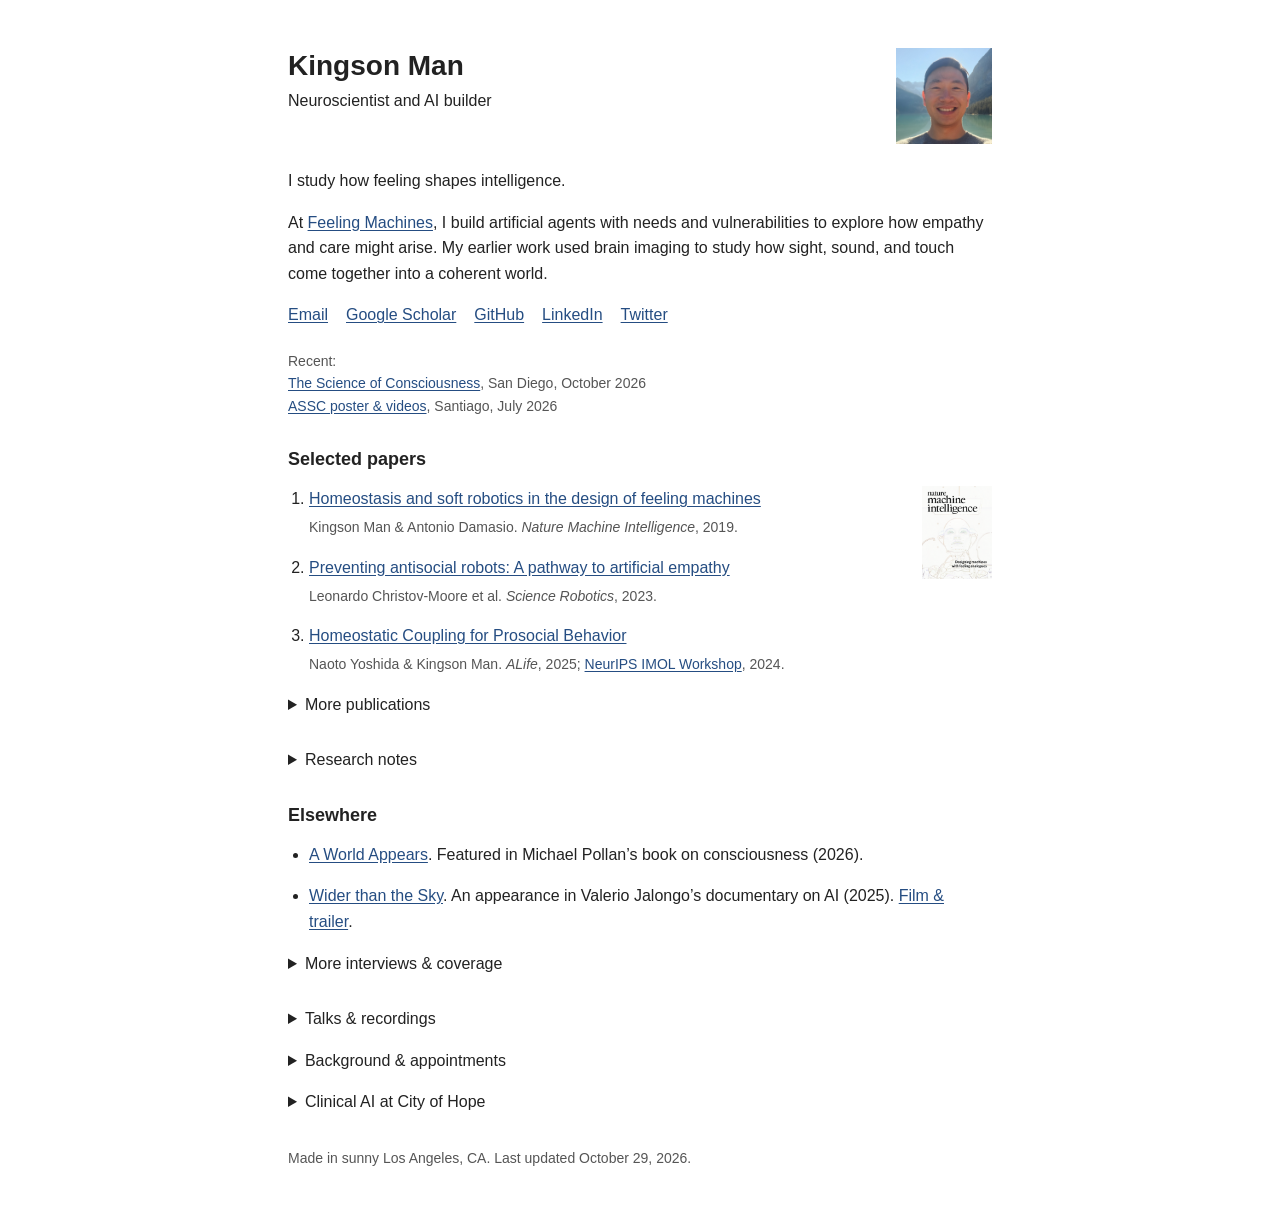
<file: kingson/index.html>
<!doctype html>
<html lang="en">
<head>
  <meta charset="utf-8">
  <meta name="viewport" content="width=device-width, initial-scale=1">
  <meta name="description" content="Kingson Man is a neuroscientist and AI builder studying the connections between life, feeling, and intelligence. Biography, selected work, and press.">
  <link rel="canonical" href="https://feelingmachines.net/kingson/">
  <meta name="theme-color" media="(prefers-color-scheme: dark)" content="#181818">
  <meta name="theme-color" content="#ffffff">
  <meta name="author" content="Kingson Man">
  <meta property="og:title" content="Kingson Man">
  <meta property="og:description" content="Brains, bodies, and machines. Research, writing, and conversations with neuroscientist Kingson Man.">
  <meta property="og:type" content="profile">
  <meta property="og:url" content="https://feelingmachines.net/kingson/">
  <meta property="profile:first_name" content="Kingson">
  <meta property="profile:last_name" content="Man">
  <meta property="og:image" content="https://feelingmachines.net/kingson/assets/kingson-man.jpg">
  <meta property="og:image:type" content="image/jpeg">
  <meta property="og:image:width" content="2208">
  <meta property="og:image:height" content="2944">
  <meta property="og:image:alt" content="Kingson Man smiling beside a mountain lake">
  <meta name="twitter:card" content="summary">
  <meta name="twitter:title" content="Kingson Man">
  <meta name="twitter:description" content="Brains, bodies, and machines. Research, writing, and conversations with neuroscientist Kingson Man.">
  <meta name="twitter:image" content="https://feelingmachines.net/kingson/assets/kingson-man.jpg">
  <title>Kingson Man</title>
  <link rel="icon" type="image/svg+xml" href="./favicon.svg">
  <link rel="stylesheet" href="./styles.css">
  <script src="./contact.js" defer></script>
  <script type="application/ld+json">
  {
    "@context": "https://schema.org",
    "@type": "Person",
    "name": "Kingson Man",
    "givenName": "Kingson",
    "familyName": "Man",
    "url": "https://feelingmachines.net/kingson/",
    "image": "https://feelingmachines.net/kingson/assets/kingson-man.jpg",
    "jobTitle": "Neuroscientist and AI builder",
    "description": "Kingson Man is a neuroscientist studying feeling, homeostasis, and embodied intelligence at Feeling Machines.",
    "worksFor": {
      "@type": "Organization",
      "name": "Feeling Machines",
      "url": "https://www.feelingmachines.net/"
    },
    "affiliation": {
      "@type": "Organization",
      "name": "Brain and Creativity Institute, University of Southern California",
      "url": "https://dornsife.usc.edu/bci/"
    },
    "alumniOf": [
      { "@type": "CollegeOrUniversity", "name": "University of Southern California" },
      { "@type": "CollegeOrUniversity", "name": "University of Michigan" }
    ],
    "sameAs": [
      "https://scholar.google.com/citations?user=hG2vvYgAAAAJ&hl=en",
      "https://github.com/kingsonman",
      "https://www.linkedin.com/in/kingson-man-005231173/",
      "https://twitter.com/therealkingson"
    ]
  }
  </script>
</head>
<body>
  <a class="skip-link" href="#main">Skip to content</a>
  <div class="page">
    <main id="main">
      <section class="intro" aria-labelledby="name">
        <div class="identity"><div><h1 id="name">Kingson Man</h1><p class="role">Neuroscientist and AI builder</p></div><span class="portrait"><img src="./assets/kingson-man.jpg" width="2208" height="2944" alt="Kingson Man smiling beside a mountain lake" fetchpriority="high"></span></div>
        <div class="biography">
          <p>I study how feeling shapes intelligence.</p>
          <p>At <a href="https://www.feelingmachines.net/">Feeling Machines</a>, I build artificial agents with needs and vulnerabilities to explore how empathy and care might arise. My earlier work used brain imaging to study how sight, sound, and touch come together into a coherent world.</p>
        </div>
        <div class="profile-links" aria-label="Profile links"><span id="contact"><button class="email email-reveal" type="button" aria-controls="email-address" aria-expanded="false" hidden>Email</button><a class="email" id="email-address" hidden></a><noscript>Enable JavaScript to reveal email.</noscript></span><a rel="me" href="https://scholar.google.com/citations?user=hG2vvYgAAAAJ&amp;hl=en">Google Scholar</a><a rel="me" href="https://github.com/kingsonman">GitHub</a><a rel="me" href="https://www.linkedin.com/in/kingson-man-005231173/">LinkedIn</a><a rel="me" href="https://twitter.com/therealkingson">Twitter</a></div>
      </section>
      <div class="recent-note" id="recent"><p>Recent:<br><a href="https://tsc2026.org/abstracts_html/kingson-man.html">The Science of Consciousness</a>, San Diego, October 2026<br><a href="https://feelingmachines.net/assc2026/">ASSC poster &amp; videos</a>, Santiago, July 2026</p></div>
      <section class="section" id="publications" aria-labelledby="publications-label"><div class="section-heading"><h2 class="section-label" id="publications-label">Selected papers</h2></div><ol class="papers selected"><li class="paper"><div class="paper-entry"><div class="paper-copy">
              <h3><a href="https://www.nature.com/articles/s42256-019-0103-7">Homeostasis and soft robotics in the design of feeling machines </a></h3>
              <p class="citation">Kingson Man &amp; Antonio Damasio. <i>Nature Machine Intelligence</i>, 2019.</p>
              </div><a class="paper-cover" href="https://www.nature.com/natmachintell/volumes/1/issues/10" title="October 2019 cover. Image: Colin Anderson Productions / Getty Images. Cover design: Karen Moore."><img src="./assets/nmi-october-2019-cover.png" width="440" height="584" alt="Nature Machine Intelligence, October 2019 cover: Designing machines with feeling analogues" loading="lazy"></a></div>

            </li><li class="paper">
              <h3><a href="https://doi.org/10.1126/scirobotics.abq3658">Preventing antisocial robots: A pathway to artificial empathy </a></h3>
              <p class="citation">Leonardo Christov-Moore et al. <i>Science Robotics</i>, 2023.</p>

            </li><li class="paper">
              <h3><a href="https://arxiv.org/abs/2506.12894">Homeostatic Coupling for Prosocial Behavior </a></h3>
              <p class="citation">Naoto Yoshida &amp; Kingson Man. <i>ALife</i>, 2025; <a href="https://openreview.net/forum?id=efXcvMnqEl" title="NeurIPS Workshop on Intrinsically Motivated Open-ended Learning">NeurIPS IMOL Workshop</a>, 2024.</p>

            </li></ol><details class="bibliography" data-analytics="publications"><summary>More publications</summary><div class="bibliography-body"><ol class="papers"><li class="paper">
              <h3><a href="https://arxiv.org/abs/2205.08645">Need is All You Need: Homeostatic Neural Networks Adapt to Concept Shift </a></h3>
              <p class="citation">Kingson Man, Antonio Damasio &amp; Hartmut Neven. <i>NeurIPS NeuroAI Workshop</i>, 2024.</p>
              <p>Testing whether vulnerability and self-regulation help neural networks adapt when learned associations change. First released as a preprint in 2022.</p><p class="resource-links"><a href="https://github.com/kingsonman/homeostatic-neural-networks">Code</a><a href="https://openreview.net/forum?id=ryVUkFPfdF">Workshop paper</a></p>
            </li><li class="paper">
              <h3><a href="https://doi.org/10.1002/hbm.22867">Convergent and invariant object representations for sight, sound, and touch </a></h3>
              <p class="citation">Kingson Man, Antonio Damasio, Kaspar Meyer &amp; Jonas T. Kaplan. <i>Human Brain Mapping</i>, 2015.</p>
              <p>Mapping where information about objects converges across senses, and where representations generalize between them.</p><p class="resource-links"><a href="https://pmc.ncbi.nlm.nih.gov/articles/PMC6869094/">Open access text</a></p>
            </li></ol><h3>Homeostasis and feeling in artificial agents</h3><ol class="entries"><li><span class="when">2024</span><div class="what"><a href="https://arxiv.org/abs/2412.12103">Empathic coupling of homeostatic states for intrinsic prosociality</a><span class="sub">Yoshida N, <b class="me">Man K</b>. NeurIPS 2024 Workshop on Intrinsically Motivated Open-ended Learning.<span class="x"><a href="https://openreview.net/forum?id=efXcvMnqEl">OpenReview</a></span></span></div></li>
<li><span class="when">2021</span><div class="what"><a href="https://doi.org/10.1038/s42256-020-00281-z">AI reflections in 2020</a><span class="sub">Jobin A, <b class="me">Man K</b>, Damasio A, et al. <i>Nature Machine Intelligence</i> 3.</span></div></li>
<li><span class="when">2020</span><div class="what"><a href="https://doi.org/10.1162/isal_a_00341">Truth or consequences: Homeostatic self-regulation in artificial neural networks</a><span class="sub"><b class="me">Man K</b>, Damasio A. <i>Proceedings of the Artificial Life Conference 2020</i>, 146-147.<span class="x"><a href="https://www.youtube.com/watch?v=JtNFRAKdJ7U">video</a></span></span></div></li>
<li><span class="when">2019</span><div class="what"><a href="https://ceur-ws.org/Vol-2287/short3.pdf">Homeostatically motivated intelligence for feeling machines</a><span class="sub"><b class="me">Man K</b>, Damasio A. AAAI Spring Symposium on Towards Conscious AI Systems. CEUR Workshop Proceedings 2287.</span></div></li></ol>

<h3>Neuroscience</h3><ol class="entries"><li><span class="when">2020</span><div class="what"><a href="https://doi.org/10.1093/nc/niaa014">Seeing objects improves our hearing of the sounds they make</a><span class="sub"><b class="me">Man K</b>, Melo G, Damasio A, Kaplan J. <i>Neuroscience of Consciousness</i> 2020(1), niaa014.<span class="x"><a href="https://pmc.ncbi.nlm.nih.gov/articles/PMC7415264/">free text</a></span></span></div></li>
<li><span class="when">2017</span><div class="what"><a href="https://doi.org/10.1002/hbm.23814">Decoding the neural representation of story meanings across languages</a><span class="sub">Dehghani M, Boghrati R, <b class="me">Man K</b>, Hoover J, Gimbel SI, Vaswani A, Zevin JD, Immordino-Yang MH, Gordon AS, Damasio A, Kaplan JT. <i>Human Brain Mapping</i> 38(12), 6096-6106.<span class="x"><a href="https://pmc.ncbi.nlm.nih.gov/articles/PMC6867091/">free text</a></span></span></div></li>
<li><span class="when">2015</span><div class="what"><a href="https://doi.org/10.3389/fnhum.2015.00151">Multivariate cross-classification: Applying machine learning techniques to characterize abstraction in neural representations</a><span class="sub">Kaplan JT, <b class="me">Man K</b>, Greening SG. <i>Frontiers in Human Neuroscience</i> 9, 151.</span></div></li>
<li><span class="when">2014</span><div class="what"><a href="https://doi.org/10.25549/usctheses-c3-471975">Mapping the neural architecture of concepts</a><span class="sub"><b class="me">Man K</b>. PhD dissertation, University of Southern California.</span></div></li>
<li><span class="when">2013</span><div class="what"><a href="https://doi.org/10.1002/cne.23408">Neural convergence and divergence in the mammalian cerebral cortex: From experimental neuroanatomy to functional neuroimaging</a><span class="sub"><b class="me">Man K</b>, Kaplan J, Damasio H, Damasio A. <i>Journal of Comparative Neurology</i> 521(18), 4097-4111.<span class="x"><a href="https://pmc.ncbi.nlm.nih.gov/articles/PMC3853095/">free text</a></span></span></div></li>
<li><span class="when">2012</span><div class="what"><a href="https://doi.org/10.1523/JNEUROSCI.2342-12.2012">Sight and sound converge to form modality-invariant representations in temporoparietal cortex</a><span class="sub"><b class="me">Man K</b>, Kaplan JT, Damasio A, Meyer K. <i>Journal of Neuroscience</i> 32(47), 16629-16636.<span class="x"><a href="https://pmc.ncbi.nlm.nih.gov/articles/PMC3667662/">free text</a></span></span></div></li>
<li><span class="when">2008</span><div class="what"><a href="https://doi.org/10.1523/JNEUROSCI.5251-07.2008">Glutamatergic contributions to nicotinic acetylcholine receptor agonist-evoked cholinergic transients in the prefrontal cortex</a><span class="sub">Parikh V, <b class="me">Man K</b>, Decker MW, Sarter M. <i>Journal of Neuroscience</i> 28(14), 3769-3780.</span></div></li></ol>
<h3>Other</h3><ol class="entries"><li><span class="when">2020</span><div class="what"><a href="https://doi.org/10.2514/6.2020-2096">Explainable non-cooperative spacecraft pose estimation using convolutional neural networks</a><span class="sub">Alimo R, Jeong D, <b class="me">Man K</b>. AIAA SciTech 2020 Forum. Work from the NASA Jet Propulsion Laboratory.</span></div></li></ol></div></details></section>
      <section class="section research" id="research" aria-labelledby="research-label"><details data-analytics="research"><summary><h2 id="research-label">Research notes</h2></summary><div class="research-topic"><h3>Feeling, vulnerability, and artificial agents</h3><p>My current work, Skin in the Game, investigates how embodied vulnerability changes behavior. In simulation, agents’ energy and water reserves affect their ability to act. I study how they respond to threats and anticipate the bodily consequences of their choices. Learning useful models of those consequences remains an open problem.</p><p class="resource-links"><a href="https://feelingmachines.net/assc2026/">Poster &amp; agent videos</a><a href="https://tsc2026.org/abstracts_html/kingson-man.html">Talk abstract</a><a href="https://www.nature.com/articles/s42256-019-0103-7">2019 framework paper</a></p></div><div class="research-topic"><h3>Homeostasis, learning, and cooperation</h3><p>I study how sharing internal states can support helping behavior between simulated agents, and how neural networks that regulate their own learning rates adapt when learned associations change.</p><p class="resource-links"><a href="https://arxiv.org/abs/2506.12894">Homeostatic coupling</a><a href="https://github.com/kingsonman/homeostatic-neural-networks">Neural network code</a></p></div><div class="research-topic"><h3>How the senses become a world</h3><p>My doctoral and postdoctoral work used brain imaging and machine learning to study how the brain represents objects across senses. I also investigated how seeing an object changes our ability to hear it, and how the brain represents the meaning of stories across languages.</p><p class="resource-links"><a href="https://doi.org/10.1002/hbm.22867">Multisensory representations</a><a href="https://pmc.ncbi.nlm.nih.gov/articles/PMC6867091/">Stories across languages</a></p></div></details></section>
      <section class="section" id="press" aria-labelledby="press-label"><h2 class="section-label" id="press-label">Elsewhere</h2><ul class="media-feature">
          <li><a href="https://michaelpollan.com/books/a-world-appears/">A World Appears</a>. Featured in Michael Pollan’s book on consciousness (2026).</li>
          <li><a href="https://aurafilm.ch/portfolio-item/wider-than-the-sky/">Wider than the Sky</a>. An appearance in Valerio Jalongo’s documentary on AI (2025). <a href="https://www.visionsdureel.ch/en/film/2025/wider-than-the-sky/">Film &amp; trailer</a>.</li>
        </ul><details data-analytics="press">
            <summary>More interviews &amp; coverage</summary><ul class="media-list visible-coverage"><li class="media-item">
              <a href="https://www.rtve.es/play/noticias/20230607/inteligencia-artificial-consciencia-cazador-cerebros/2448740.shtml">
                <span class="media-kicker"><span>RTVE, Spanish television</span><time datetime="2023-06-07">2023</time></span>
                <span class="media-title" lang="es">¿Puede una inteligencia artificial aprender empatía? </span>
              </a>
              <p class="media-description">On bodies, vulnerability, and machine feeling, for <em>El cazador de cerebros</em>.</p><p class="resource-links"><a href="https://www.rtve.es/play/videos/el-cazador-de-cerebros/siento-luego-existo/6901988/">Watch the 30-minute episode</a></p>
            </li><li class="media-item">
              <a href="https://www.sciencenews.org/article/will-to-survive-might-take-artificial-intelligence-next-level">
                <span class="media-kicker"><span>Science News, Tom Siegfried</span><time datetime="2019-11-10">2019</time></span>
                <span class="media-title">A will to survive might take AI to the next level </span>
              </a>
              <p class="media-description">On the proposal to build artificial intelligence around homeostasis and self-preservation.</p>
            </li></ul>
            <ul class="media-list"><li class="media-item">
              <a href="https://www.bostonglobe.com/2021/10/08/opinion/vulnerable-machines-could-be-smarter-ones/">
                <span class="media-kicker"><span>The Boston Globe, Annie Murphy Paul</span><time datetime="2021-10-08">2021</time></span>
                <span class="media-title">Vulnerable machines could be smarter ones </span>
              </a><p class="resource-links"><a href="https://anniemurphypaul.substack.com/p/our-intelligence-springs-from-our">Read the author’s free version</a></p>
            </li></ul><ul class="archive-list">
              <li><a href="https://onbeing.org/programs/michael-pollan-the-mystery-of-consciousness/">Michael Pollan: The Mystery of Consciousness</a><small>On Being, 2026, A brief mention of my work in Pollan’s interview with Krista Tippett</small></li>
              <li><a href="https://dornsife.usc.edu/news/stories/can-we-prevent-ai-from-acting-like-a-sociopath/">Can we prevent AI from acting like a sociopath?</a><small>USC Dornsife, 2026, Coverage of research on artificial vulnerability and empathy</small></li>
              <li><a href="https://www.popularmechanics.com/technology/robots/a29831507/robots-mortality/">Robots Need to Know They Can Die at Any Minute, Just Like the Rest of Us</a><small>Popular Mechanics, Caroline Delbert, 2019</small></li>
              <li><a href="https://today.usc.edu/found-in-translation-usc-scientists-map-brain-responses-to-stories-in-three-different-languages/">Found in translation: USC scientists map brain responses to stories in three different languages</a><small>USC Today, 2017, Coverage of our neuroscience research</small></li>
              <li><a href="https://michaelpollan.com/interviews/consciousness-is-really-under-siege/">“Consciousness is really under siege”</a><small>Michael Pollan discusses his profile of my research, New Scientist, 2026</small></li>
              <li><a href="https://nautil.us/if-you-meet-et-in-space-kill-him-917243/">If You Meet ET in Space, Kill Him</a><small>George Musser on cooperation and artificial empathy, Nautilus, 2024</small></li>
              <li><a href="https://www.sciencenews.org/article/robots-feel-pain-artificial-intelligence">Linking sense of touch to facial movement inches robots toward ‘feeling’ pain</a><small>Expert commentary on responding to pain and experiencing it, Science News, 2020</small></li>
              <li><a href="https://dornsife.usc.edu/news/stories/do-humans-dream-of-androids-dreaming/">Do Humans Dream of Androids Dreaming?</a><small>Human–AI relationships and research on machine feeling, USC Dornsife, 2020</small></li>
              <li><a href="https://dornsife.usc.edu/news/stories/castle-in-the-clouds/">Castle in the Clouds</a><small>An early look at my work on how the senses come together, USC Dornsife, 2013</small></li>
            </ul>
          </details></section>
<section class="section talks" id="talks" aria-labelledby="talks-label"><details data-analytics="talks"><summary><h2 id="talks-label">Talks &amp; recordings</h2></summary><ul class="dated-list talks-list">
            <li><time datetime="2026-10">Oct 2026</time><div><strong>Skin in the Game</strong><small>The Science of Consciousness, San Diego, Embodied vulnerability and feeling-like behavior</small><p class="resource-links"><a href="https://tsc2026.org/abstracts_html/kingson-man.html">Abstract</a><a href="https://tsc2026.org/concurrent.html">Program</a></p></div></li>
            <li><time datetime="2026-07">Jul 2026</time><div><strong>Artificial feelings require embodied vulnerability</strong><small>ASSC, Santiago, Poster with agent videos</small><p class="resource-links"><a href="https://feelingmachines.net/assc2026/">Explore the poster</a></p></div></li>
            <li><time datetime="2025-10">Oct 2025</time><div><strong>Homeostatic coupling for prosocial behavior</strong><small>ALife, Kyoto, Presented by my coauthor Naoto Yoshida</small><p class="resource-links"><a href="https://www.youtube.com/watch?v=c7TW3SVz16Q&amp;t=865s">Watch presentation</a></p></div></li>

            <li><time datetime="2020-07">Jul 2020</time><div><strong>Truth or consequences: Homeostatic self-regulation in artificial neural networks</strong><small>ALife, Contributed talk</small><p class="resource-links"><a href="https://www.youtube.com/watch?v=JtNFRAKdJ7U">Watch talk</a></p></div></li>
          </ul></details></section>
<section class="section background" id="about" aria-labelledby="about-label">
        <details data-analytics="background"><summary><h2 id="about-label">Background &amp; appointments</h2></summary>
        <div class="section-body">
          <p>I founded Feeling Machines in 2019. My research has ranged from neuroimaging and soft robotics to a research internship in deep learning at NASA’s Jet Propulsion Laboratory.</p>
          <p>I remain an affiliate of USC’s <a href="https://dornsife.usc.edu/bci/people-2/">Brain and Creativity Institute</a>.</p>
          <ul class="credentials" aria-label="Education">
            <li><time datetime="2014">2014</time><span>PhD, Neuroscience, University of Southern California</span></li>
            <li><time datetime="2007">2007</time><span>BS, Psychology, University of Michigan, Honors College</span></li>
          </ul>
          <details class="positions" data-analytics="positions">
            <summary>Positions &amp; research resources</summary>
            <ul class="dated-list">
              <li><span class="date">2019–now</span><div>Founder &amp; Principal Investigator<small>Feeling Machines</small></div></li>


              <li><span class="date">2021–2023</span><div>Research Assistant Professor of Psychology<small>University of Southern California</small></div></li>
              <li><span class="date">2014–2021</span><div>Research Associate, then Senior Research Associate<small>USC Brain and Creativity Institute</small></div></li>
              <li><span class="date">2019</span><div>Research Intern, Deep Learning Technologies Group<small>NASA Jet Propulsion Laboratory</small></div></li>
            </ul>
            <ul class="archive-list research-resources">
              <li><a href="https://patents.google.com/patent/US12118449B2">Design of machines with feeling analogues</a><small>Damasio &amp; Man, US Patent 12,118,449, 2024</small></li>

            </ul>
          </details>
          <details class="short-bio" data-analytics="short-bio">
            <summary>Short bio &amp; portrait</summary>
            <p>Kingson Man is a neuroscientist and AI builder studying the connections between life, feeling, and intelligence. His work at Feeling Machines investigates homeostasis, vulnerability, and adaptive behavior in artificial agents. He earned his PhD in neuroscience at USC. His research has appeared in <em>Nature Machine Intelligence</em> and <em>Science Robotics</em>, and is featured in Michael Pollan’s <em>A World Appears</em> and Valerio Jalongo’s documentary <em>Wider than the Sky</em>.</p>
          <p class="resource-links"><a href="./assets/kingson-man.jpg" download>Download portrait</a></p></details>
        </div>
      </details></section>
<section class="section clinical" aria-labelledby="clinical-label">
        <details id="clinical-work" data-analytics="clinical">
          <summary><h2 id="clinical-label">Clinical AI at City of Hope</h2></summary>
          <div class="clinical-body">
            <p>Separately from Feeling Machines, I lead applied AI projects in oncology at <a href="https://www.cityofhope.org/">City of Hope</a>. I’m a Data Science Manager, with a courtesy appointment as Associate Professor at the Beckman Research Institute.</p>
            <div class="research-topic">
            <h3>Research</h3>
            <p>At City of Hope, I lead work on HopeLLM, a clinical AI platform for extracting and retrieving information from oncology records. We evaluate model outputs with clinicians on real cases. Projects include clinical trial matching and RESiN, a method designed to examine every note before answering a clinical question.</p>
            <p class="resource-links"><a href="https://www.cityofhope.org/about-city-of-hope/newsroom/city-of-hope-leads-ai-powered-health-care-innovations-launches-generative-ai-tool">HopeLLM announcement</a><a href="https://ascopubs.org/doi/10.1200/CCI-25-00011">Oncology retrieval paper</a></p>
          </div>
            <h3>Selected papers</h3>
            <ol class="papers"><li class="paper" id="resin">
              <h3>Read Every Single Note (RESiN): Coverage-First Clinical Data Abstraction Beyond RAG</h3>
              <p class="citation">Armin Shayesteh Zadeh, Sakhawat Hossain Saimon, Sunmin Park &amp; Kingson Man. <i>NeurIPS GenAI4Health Workshop, Accepted demo</i>, 2026.</p>
              <p>A method designed to examine the full clinical note history before answering a question.</p>
            </li><li class="paper">
              <h3><a href="https://ascopubs.org/doi/10.1200/CCI-25-00011">Enhancing Oncology-Specific Question Answering With Large Language Models Through Fine-Tuned Embeddings With Synthetic Data </a></h3>
              <p class="citation">Lu, Mehdinia, Man, Wong, Mao &amp; Eftekhari. <i>JCO Clinical Cancer Informatics</i>, 2025.</p>
              <p>Adapting embeddings to oncology records to improve retrieval for clinical question answering.</p>
            </li></ol>
            <div class="bibliography"><h3>Earlier papers &amp; demonstrations</h3><ol class="entries"><li><span class="when">2025</span><div class="what">End-to-end clinical trial matching on real-world unstructured clinical data<span class="sub">Lu K, Mehdinia S, Mao A, Wong CW, Eftekhari Z, <b class="me">Man K</b>. Machine Learning for Health (ML4H) 2025, demo track.</span></div></li>
<li><span class="when">2024</span><div class="what">HopeLLM: A cancer specializing framework for multi-data abstraction from patients’ entire clinical note histories<span class="sub">Lu K, Mehdinia S, Mao A, Bonner J, Pal S, Ebrahimi H, Li YR, Tam A, Wong CW, Eftekhari Z, <b class="me">Man K</b>. Machine Learning for Health (ML4H) 2024, demo track.</span></div></li>
<li><span class="when">2024</span><div class="what"><a href="https://doi.org/10.1016/j.ijrobp.2024.07.1367">Automated extraction of PSA values from unstructured medical records with a large language model for cancer</a><span class="sub">Eustace NJ, <b class="me">Man K</b>, Lu T, Mehdinia S, Tam A, Ladbury CJ, Li YR. <i>International Journal of Radiation Oncology, Biology, Physics</i> 120(2, Supplement), e621-e622. Meeting abstract.</span></div></li>
<li><span class="when">2024</span><div class="what"><a href="https://doi.org/10.1093/oncolo/oyae181.055">Use of artificial intelligence to derive International Metastatic Renal Cell Carcinoma Database Consortium (IMDC) elements from unstructured medical records</a><span class="sub">Jaime-Casas S, Ebrahimi H, <b class="me">Man K</b>, et al. <i>The Oncologist</i> 29(Suppl 1), S34-S35. Meeting abstract.</span></div></li>
<li><span class="when">2023</span><div class="what"><a href="https://doi.org/10.1200/JCO.2023.41.16_suppl.e12563">Clustering whole-exome sequences of breast cancer and associations with staging and molecular subtype</a><span class="sub"><b class="me">Man K</b>, Lim A, Eftekhari Z, Wong CW. <i>Journal of Clinical Oncology</i> 41(16 suppl), e12563. Meeting abstract.</span></div></li></ol></div>
            <h3>Press &amp; talks</h3>
            <ul class="media-list"><li class="media-item">
              <a href="https://about.fb.com/news/2024/12/open-source-ai-is-leading-to-breakthroughs-in-healthcare-education-and-entrepreneurship/">
                <span class="media-kicker"><span>Meta, Company feature</span><time datetime="2024-12-11">2024</time></span>
                <span class="media-title">Open Source AI is Leading to Breakthroughs in Healthcare, Education and Entrepreneurship </span>
              </a>
              <p class="media-description">A conversation about our team’s work on clinical trial matching at City of Hope.</p>
            </li></ul>
            <ul class="dated-list talks-list"><li><time datetime="2025-03">Mar 2025</time><div><strong>Science Fiction or Real Science? AI + Health Hype vs Reality</strong><small>SXSW, Austin, A panel with Gabi Viljoen and Shawna Butler</small><p class="resource-links"><a href="https://www.youtube.com/watch?v=UQM1WplcZ6E">Watch panel</a><a href="https://schedule.sxsw.com/2025/events/PP156055">Program</a></p></div></li></ul>
            <h3>Positions &amp; resources</h3>
            <ul class="dated-list"><li><span class="date">2021–now</span><div>Applied AI &amp; Precision Medicine<small>City of Hope, Data Science Manager since 2025; previously Principal, Lead, and Senior Data Scientist</small></div></li><li><span class="date">2023–now</span><div>Associate Professor, courtesy appointment<small>Beckman Research Institute of City of Hope</small></div></li></ul>
            <ul class="archive-list research-resources"><li><a href="https://github.com/California-Teachers-Study/ai-ml-supplement">AI &amp; machine learning tutorials for the California Teachers Study</a><small>Open research notebooks, Team resource</small></li></ul>
          </div>
        </details>
      </section>
</main>
    <footer class="footer">Made in sunny Los Angeles, CA. Last updated <time datetime="2026-10-29">October 29, 2026</time>.</footer>
  </div>
  <script src="./navigation.js" defer></script>
  <script type="module" src="./analytics.js"></script>
</body>
</html>
</file>
<file: kingson/styles.css>
:root { color-scheme:light dark; --paper:#fff; --ink:#222; --muted:#555; --link:#254d82; }
* { box-sizing:border-box; }
html { -webkit-text-size-adjust:100%; scroll-padding-top:20px; }
body { margin:0; background:var(--paper); color:var(--ink); font:16px/1.6 Arial,Helvetica,sans-serif; }
a,.email-reveal { color:var(--link); text-decoration:underline; text-underline-offset:2px; }
a:hover,.email-reveal:hover { text-decoration-thickness:2px; }
a:focus-visible,button:focus-visible,summary:focus-visible { outline:2px solid var(--link); outline-offset:4px; }
[hidden] { display:none !important; }
.page { max-width:760px; margin:48px auto; padding:0 28px; }
.skip-link { position:absolute; left:16px; top:-80px; background:var(--paper); padding:8px; }
.skip-link:focus { top:8px; }
h1 { margin:0 0 3px; font-size:28px; line-height:1.25; }
h2 { margin:0 0 14px; font-size:18px; line-height:1.4; }
h3 { margin:20px 0 8px; font-size:16px; line-height:1.5; }
p { margin:0 0 16px; }
.identity { display:flex; justify-content:space-between; align-items:flex-start; gap:24px; margin-bottom:24px; }
.role { margin:5px 0 0; }
.portrait { display:block; width:96px; height:96px; flex-shrink:0; overflow:hidden; }
.portrait img { display:block; width:100%; height:100%; object-fit:cover; object-position:50% 47%; transform:scale(1.226667); }
.profile-links { display:flex; flex-wrap:wrap; align-items:baseline; gap:6px 18px; }
.email { overflow-wrap:anywhere; }
.email-reveal { border:0; background:none; padding:0; font:inherit; cursor:pointer; }
.recent-note { margin:22px 0 30px; }
.recent-note p { margin:0; font-size:14px; color:var(--muted); }
.section { margin:30px 0; }
.papers,.media-feature,.media-list,.archive-list { padding-left:21px; margin:0; }
.paper,.media-feature li,.media-item,.archive-list li { margin:0 0 16px; }
.papers.selected { position:relative; padding-right:92px; }
.paper-cover { display:block; position:absolute; top:0; right:0; width:70px; }
.paper-cover img { display:block; width:100%; height:auto; }
.paper h3 { margin:0 0 3px; font-weight:400; }
.paper p { margin:5px 0 0; }
.paper .citation { font-size:14px; color:var(--muted); }
.paper .resource-links { font-size:14px; }
.resource-links { display:flex; flex-wrap:wrap; gap:4px 16px; margin:8px 0 0; }
details { margin:16px 0; }
summary { cursor:pointer; }
summary h2 { display:inline; font:inherit; }
details[open] > summary { margin-bottom:18px; }
.bibliography h3,.clinical-body > h3 { margin-top:24px; }
.bibliography .paper h3 { margin-top:0; }
.entries,.dated-list,.credentials { list-style:none; padding:0; margin:0; }
.entries > li,.dated-list > li { display:flex; gap:14px; margin-bottom:16px; }
.when,.dated-list > li > time,.dated-list > li > .date { min-width:62px; font-size:14px; color:var(--muted); }
.sub,.dated-list small,.archive-list small { display:block; color:var(--muted); font-size:14px; }
.me { font-weight:400; }
.x { display:block; }
.media-kicker { display:block; font-size:14px; color:var(--muted); }
.media-kicker time::before { content:", "; }
.media-description { margin:5px 0 0; }
.research,.talks,.background,.clinical { margin:12px 0; }
.research-topic { margin-bottom:22px; }
.credentials { margin:20px 0; }
.credentials li { margin:6px 0; }
.credentials time { margin-right:12px; }
.footer { margin-top:32px; color:var(--muted); font-size:14px; }
@media (prefers-color-scheme:dark) {
 :root { --paper:#181818; --ink:#e7e7e7; --muted:#b8b8b8; --link:#a8c5ed; }
}
@media (max-width:480px) {
 .page { margin:28px auto; padding:0 20px; }
 h1 { font-size:26px; }
 .identity { gap:16px; }
 .portrait { width:72px; height:72px; }
 .role { font-size:14px; }
 .papers.selected { padding-right:0; }
 .paper-entry { position:relative; padding-right:68px; }
 .paper-cover { width:56px; }
 .entries > li,.dated-list > li { display:block; }
 .when,.dated-list > li > time,.dated-list > li > .date { display:block; margin-bottom:2px; }
}
@media print {
 :root { color-scheme:light; --paper:white; --ink:black; --muted:#333; --link:black; }
 body { font-size:11pt; }
 .page { max-width:none; margin:0; padding:0; }
 .paper,.media-feature li,.dated-list > li { break-inside:avoid; }
 .email-reveal { display:none; }
 #contact::after { content:"feelingmachines.net/kingson/#contact"; }
}
</file>
